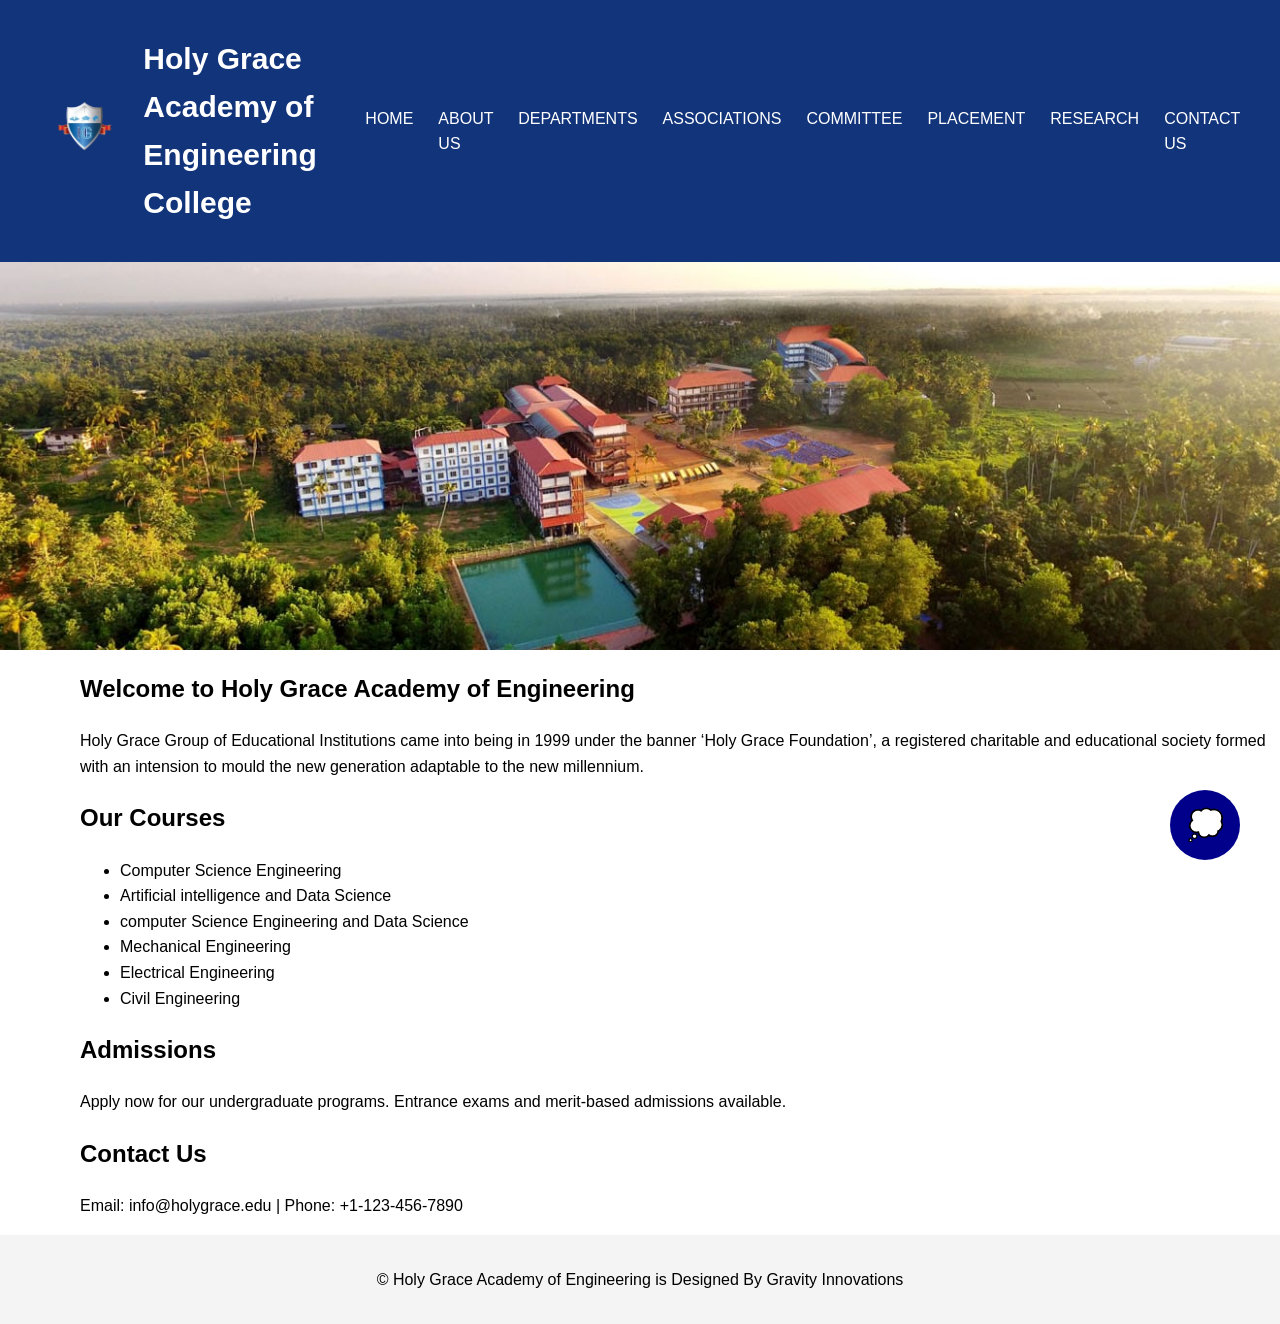
<file: holy-grace-website-main/index.html>
<!DOCTYPE html>
<html lang="en">
<head>
    <meta charset="UTF-8">
    <meta name="viewport" content="width=device-width, initial-scale=1.0">
    <title>Holy Grace Academy of Engineering College</title>
    <link rel="stylesheet" href="styles.css">
    <link rel="stylesheet" href="https://cdnjs.cloudflare.com/ajax/libs/font-awesome/6.4.0/css/all.min.css">
</head>

<body>
    <header class="main-header">
        <div class="logo-section">
           <img src="images/logo.png" alt="Holy Grace Academy Logo" class="logo ">
           <div class="college-name">
                <h1>Holy Grace Academy of Engineering College</h1>
           </div>
        </div>
        <nav class="navbar">
            <ul>
               <li><a href="#">HOME</a></li>
               <li><a href="#">ABOUT US</a></li>
               <li><a href="#">DEPARTMENTS</a></li>
               <li><a href="#">ASSOCIATIONS</a></li>
               <li><a href="#">COMMITTEE</a></li>
               <li><a href="#">PLACEMENT</a></li>
               <li><a href="#">RESEARCH</a></li>
               <li><a href="#">CONTACT US</a></li>
            </ul>
        </nav>
    </header>
    <div class="college-photo">
        <img src="images/college.jpeg" alt="Holy Grace Academy photo" class="college-photo ">
    </div>
    <section id="about">
        <h2>Welcome to Holy Grace Academy of Engineering</h2>
        <p>Holy Grace Group of Educational Institutions came into being in 1999 under the banner ‘Holy Grace Foundation’, a registered charitable and educational society formed with an intension to mould the new generation adaptable to the new millennium.</p>
    </section>

    <section id="courses">
        <h2>Our Courses</h2>
        <ul>
            <li>Computer Science Engineering</li>
            <li>Artificial intelligence and Data Science </li>
            <li>computer Science Engineering and Data Science</li>
            <li>Mechanical Engineering</li>
            <li>Electrical Engineering</li>
            <li>Civil Engineering</li>
        </ul>
    </section>

    <section id="admissions">
        <h2>Admissions</h2>
        <p>Apply now for our undergraduate programs. Entrance exams and merit-based admissions available.</p>
    </section>

    <section id="contact">
        <h2>Contact Us</h2>
        <p>Email: info@holygrace.edu | Phone: +1-123-456-7890</p>
    </section>

    <!-- Floating Chatbot Button at Bottom-Right -->
    <a href="chatbot.html" class="chat-icon-btn" style="text-decoration-line: none;">💭</a>

   

    </div>

    <!-- Input Area -->
    

</div>

    <footer>
        <p>&copy; Holy Grace Academy of Engineering is Designed By Gravity Innovations </p>
    </footer>

</body>
</html>
</file>
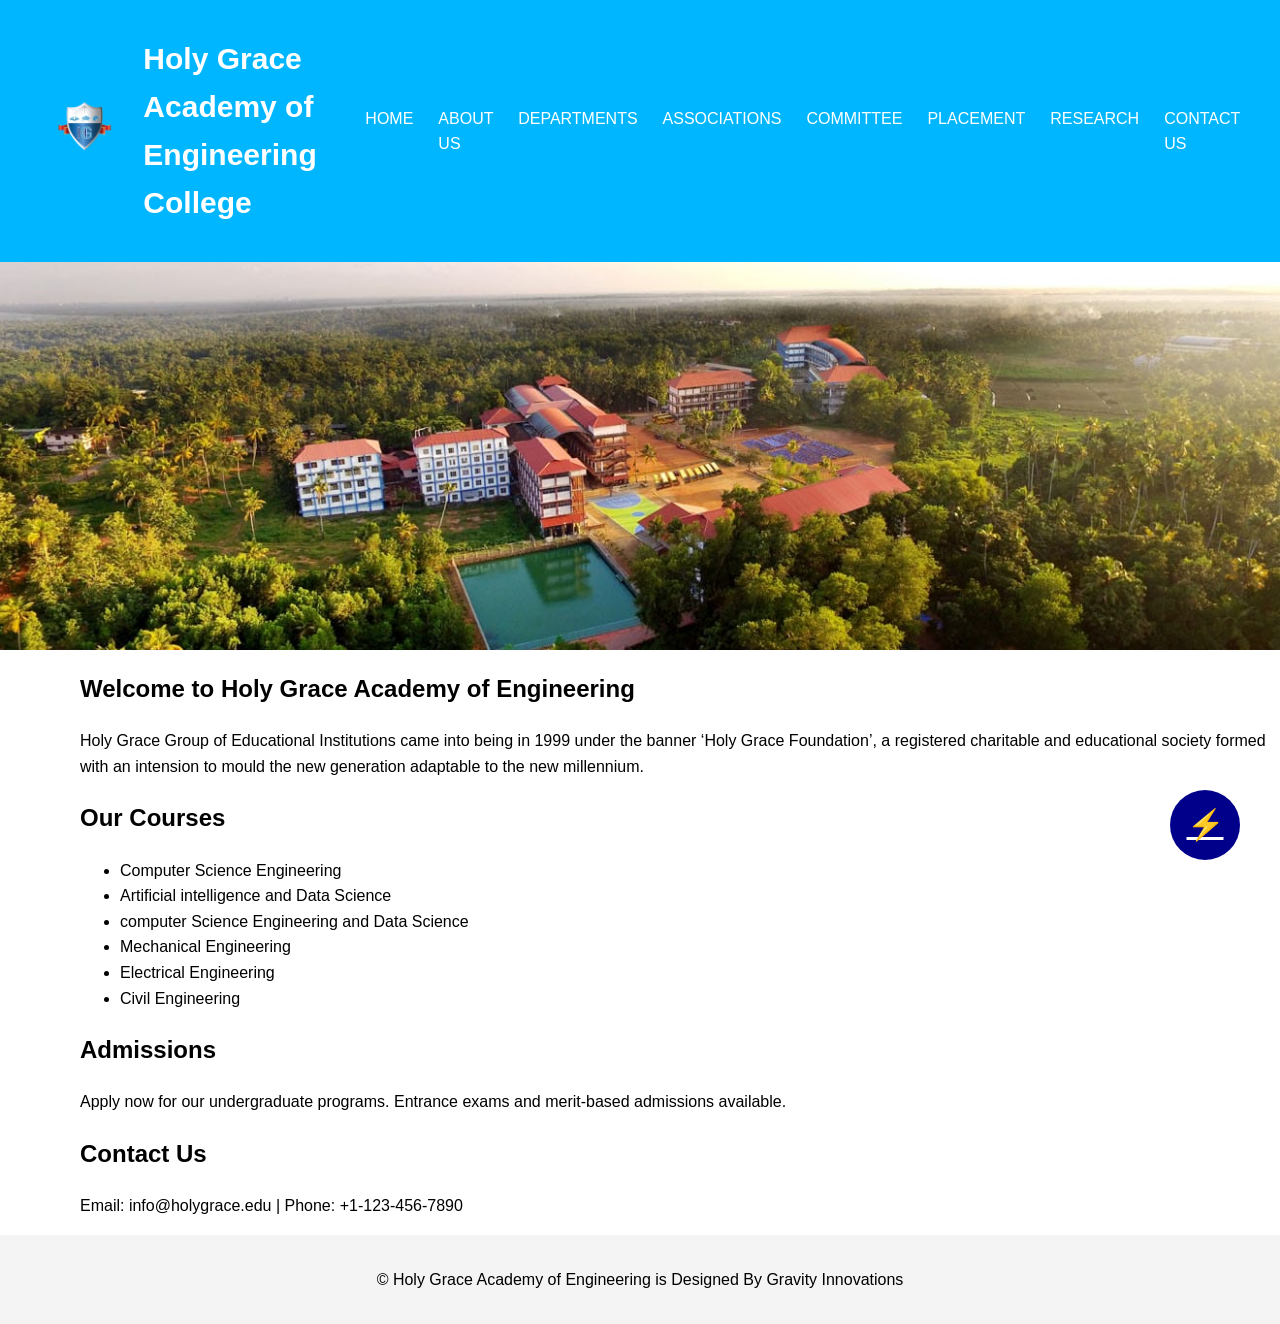
<file: holy-grace-website-main/holy grace website/index.html>
<!DOCTYPE html>
<html lang="en">
<head>
    <meta charset="UTF-8">
    <meta name="viewport" content="width=device-width, initial-scale=1.0">
    <title>Holy Grace Academy of Engineering College</title>
    <link rel="stylesheet" href="styles.css">
    <link rel="stylesheet" href="https://cdnjs.cloudflare.com/ajax/libs/font-awesome/6.4.0/css/all.min.css">
</head>

<body>
    <header class="main-header">
        <div class="logo-section">
           <img src="images/logo.png" alt="Holy Grace Academy Logo" class="logo ">
           <div class="college-name">
                <h1>Holy Grace Academy of Engineering College</h1>
           </div>
        </div>
        <nav class="navbar">
            <ul>
               <li><a href="#">HOME</a></li>
               <li><a href="#">ABOUT US</a></li>
               <li><a href="#">DEPARTMENTS</a></li>
               <li><a href="#">ASSOCIATIONS</a></li>
               <li><a href="#">COMMITTEE</a></li>
               <li><a href="#">PLACEMENT</a></li>
               <li><a href="#">RESEARCH</a></li>
               <li><a href="#">CONTACT US</a></li>
            </ul>
        </nav>
    </header>
    <div class="college-photo">
        <img src="images/college.jpeg" alt="Holy Grace Academy photo" class="college-photo ">
    </div>
    <section id="about">
        <h2>Welcome to Holy Grace Academy of Engineering</h2>
        <p>Holy Grace Group of Educational Institutions came into being in 1999 under the banner ‘Holy Grace Foundation’, a registered charitable and educational society formed with an intension to mould the new generation adaptable to the new millennium.</p>
    </section>

    <section id="courses">
        <h2>Our Courses</h2>
        <ul>
            <li>Computer Science Engineering</li>
            <li>Artificial intelligence and Data Science </li>
            <li>computer Science Engineering and Data Science</li>
            <li>Mechanical Engineering</li>
            <li>Electrical Engineering</li>
            <li>Civil Engineering</li>
        </ul>
    </section>

    <section id="admissions">
        <h2>Admissions</h2>
        <p>Apply now for our undergraduate programs. Entrance exams and merit-based admissions available.</p>
    </section>

    <section id="contact">
        <h2>Contact Us</h2>
        <p>Email: info@holygrace.edu | Phone: +1-123-456-7890</p>
    </section>

    <!-- Floating Chatbot Button at Bottom-Right -->
    <a href="chatbot.html" class="chat-icon-btn">⚡</a>

   

    </div>

    <!-- Input Area -->
    

</div>

    <footer>
        <p>&copy; Holy Grace Academy of Engineering is Designed By Gravity Innovations</p>
    </footer>

</body>
</html>
</file>
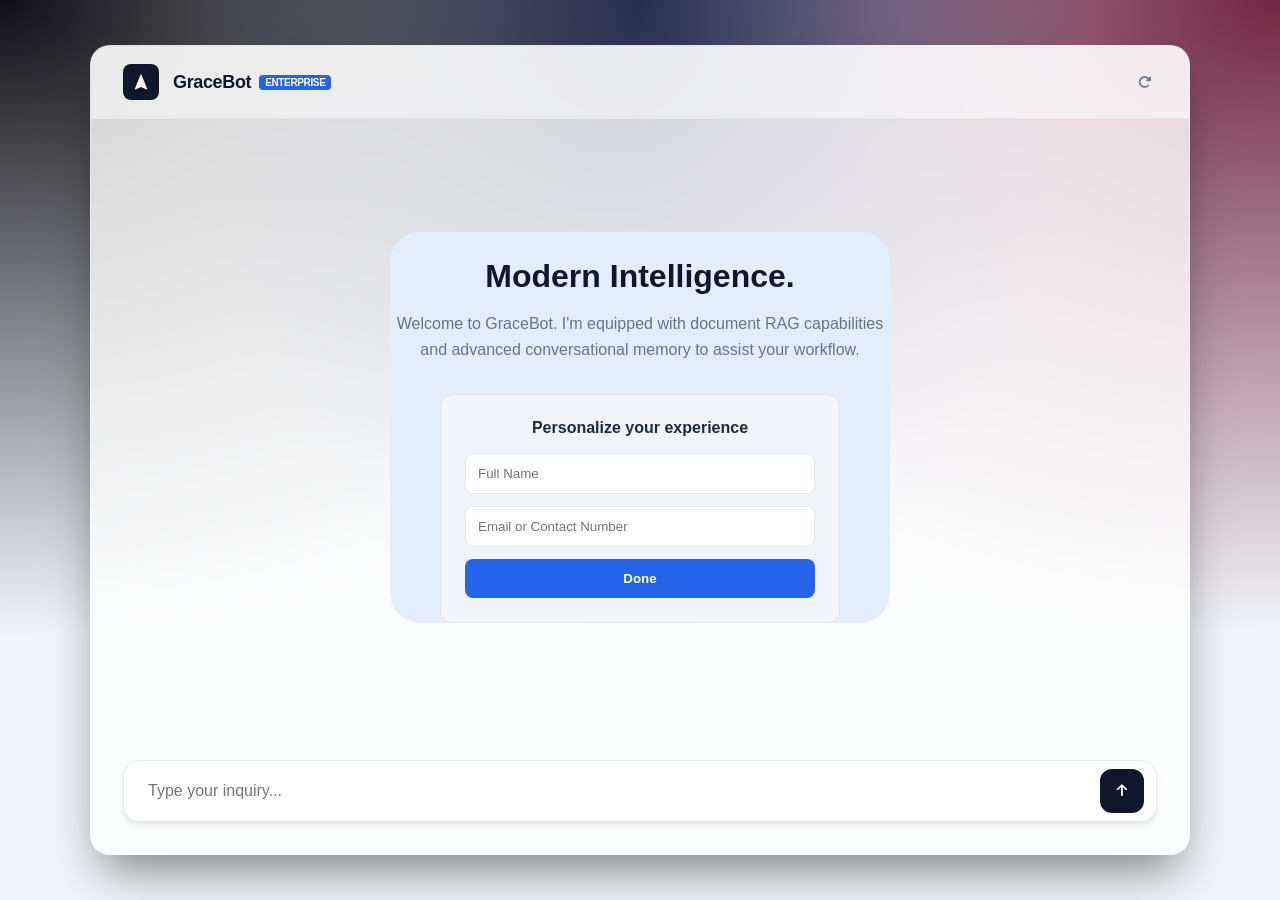
<file: frontapp.html>
<!DOCTYPE html>
<html lang="en">
<head>
    <meta charset="UTF-8">
    <meta name="viewport" content="width=device-width, initial-scale=1.0">
    <title>GraceBot | Advanced Assistant</title>
    <link rel="stylesheet" href="https://cdnjs.cloudflare.com/ajax/libs/font-awesome/6.4.0/css/all.min.css">
    <style>
        :root {
            --brand-primary: #2563eb;
            --brand-dark: #0f172a;
            --surface-50: #f8fafc;
            --surface-100: #f1f5f9;
            --surface-200: #e2e8f0;
            --text-main: #1e293b;
            --text-muted: #64748b;
            --white: #ffffff;
            --shadow-sm: 0 1px 2px 0 rgb(0 0 0 / 0.05);
            --shadow-md: 0 4px 6px -1px rgb(0 0 0 / 0.1);
        }

        * { box-sizing: border-box; outline: none; transition: all 0.2s ease-in-out; }

        body {
            font-family: 'Inter', -apple-system, BlinkMacSystemFont, "Segoe UI", Roboto, sans-serif;
            margin: 0;
            padding: 0;
            background-color: #f1f5f9;
            background-image: radial-gradient(at 0% 0%, hsla(253,16%,7%,1) 0, transparent 50%), 
                              radial-gradient(at 50% 0%, hsla(225,39%,30%,1) 0, transparent 50%), 
                              radial-gradient(at 100% 0%, hsla(339,49%,30%,1) 0, transparent 50%);
            height: 100vh;
            display: flex;
            justify-content: center;
            align-items: center;
            color: var(--text-main);
        }

        .app-shell {
            width: 100%;
            max-width: 1100px;
            height: 90vh;
            background: rgba(255, 255, 255, 0.8);
            backdrop-filter: blur(20px);
            -webkit-backdrop-filter: blur(20px);
            border: 1px solid rgba(255, 255, 255, 0.3);
            border-radius: 20px;
            display: flex;
            flex-direction: column;
            box-shadow: 0 25px 50px -12px rgba(0, 0, 0, 0.5);
            overflow: hidden;
            position: relative;
        }

        header {
            padding: 18px 32px;
            background: rgba(255, 255, 255, 0.5);
            border-bottom: 1px solid var(--surface-200);
            display: flex;
            justify-content: space-between;
            align-items: center;
            z-index: 10;
        }

        .brand { display: flex; align-items: center; gap: 14px; }
        .logo-container {
            width: 36px;
            height: 36px;
            background: var(--brand-dark);
            border-radius: 8px;
            display: flex;
            align-items: center;
            justify-content: center;
        }

        .brand h1 { margin: 0; font-size: 18px; font-weight: 700; letter-spacing: -0.02em; color: var(--brand-dark); }
        .badge { font-size: 10px; background: var(--brand-primary); color: white; padding: 2px 6px; border-radius: 4px; margin-left: 8px; vertical-align: middle; text-transform: uppercase; }

        .chat-container {
            flex-grow: 1;
            overflow-y: auto;
            padding: 40px 10%;
            display: flex;
            flex-direction: column;
            gap: 24px;
        }

        /* Hero / Welcome */
        .hero {
            text-align: center;
            max-width: 500px;
            margin: auto;
            border-radius: 30px;
            background-color: rgb(227, 238, 252);
            animation: fadeIn 0.6s ease-out;
        }
        .hero h2 { font-size: 32px; font-weight: 800; color: var(--brand-dark); margin-bottom: 12px; }
        .hero p { font-size: 16px; color: var(--text-muted); line-height: 1.6; }

        /* Messaging */
        .msg-group { display: flex; flex-direction: column; width: 100%; }
        .msg-group.user { align-items: flex-end; }
        .msg-group.bot { align-items: flex-start; }

        .bubble {
            padding: 14px 20px;
            border-radius: 16px;
            font-size: 15px;
            line-height: 1.6;
            max-width: 80%;
            box-shadow: var(--shadow-sm);
        }

        .user .bubble {
            background: var(--brand-dark);
            color: var(--white);
            border-bottom-right-radius: 2px;
        }

        .bot .bubble {
            background: var(--white);
            color: var(--text-main);
            border: 1px solid var(--surface-200);
            border-bottom-left-radius: 2px;
        }

        /* Input Deck */
        .input-deck {
            padding: 24px 32px 32px;
            background: transparent;
        }

        .composer {
            background: var(--white);
            border: 1px solid var(--surface-200);
            border-radius: 16px;
            padding: 8px 12px;
            display: flex;
            align-items: center;
            gap: 12px;
            box-shadow: var(--shadow-md);
        }

        .composer:focus-within {
            border-color: var(--brand-primary);
            box-shadow: 0 0 0 4px rgba(37, 99, 235, 0.1);
        }

        .composer input {
            flex-grow: 1;
            border: none;
            padding: 12px;
            font-size: 16px;
            color: var(--text-main);
            background: transparent;
        }

        .action-btn {
            background: var(--brand-dark);
            color: white;
            border: none;
            height: 44px;
            width: 44px;
            border-radius: 12px;
            cursor: pointer;
            display: flex;
            align-items: center;
            justify-content: center;
        }

        .action-btn:hover { background: var(--brand-primary); transform: translateY(-1px); }
        .action-btn:disabled { background: var(--surface-200); cursor: not-allowed; }

        /* Indicators */
        .typing { display: flex; gap: 4px; padding: 10px 0; }
        .dot { width: 5px; height: 5px; background: var(--brand-primary); border-radius: 50%; animation: pulse 1.5s infinite; }
        .dot:nth-child(2) { animation-delay: 0.2s; }
        .dot:nth-child(3) { animation-delay: 0.4s; }

        @keyframes pulse { 0%, 100% { opacity: 0.3; transform: scale(0.8); } 50% { opacity: 1; transform: scale(1.1); } }
        @keyframes fadeIn { from { opacity: 0; transform: translateY(10px); } to { opacity: 1; transform: translateY(0); } }

        .chat-container::-webkit-scrollbar { width: 5px; }
        .chat-container::-webkit-scrollbar-thumb { background: var(--surface-200); border-radius: 10px; }

        @media (max-width: 768px) {
            .app-shell { height: 100vh; border-radius: 0; border: none; }
            .chat-container { padding: 20px; }
        }
    </style>
</head>
<body>

<div class="app-shell">
    <header>
        <div class="brand">
            <div class="logo-container">
                <svg width="20" height="20" viewBox="0 0 24 24" fill="none" xmlns="http://www.w3.org/2000/svg">
                    <path d="M12 2L4.5 20.29L5.21 21L12 18L18.79 21L19.5 20.29L12 2Z" fill="white"/>
                </svg>
            </div>
            <h1>GraceBot<span class="badge">Enterprise</span></h1>
        </div>
        <div class="controls">
            <button id="reset-trigger" style="background:none; border:none; color:var(--text-muted); cursor:pointer;"><i class="fas fa-rotate-right"></i></button>
        </div>
    </header>

    <main class="chat-container" id="chat-viewport">
        <div class="hero" id="hero-section">
            <h2>Modern Intelligence.</h2>
            <p>Welcome to GraceBot. I'm equipped with document RAG capabilities and advanced conversational memory to assist your workflow.</p>
            <div id="user-info-container" style="margin-top: 2rem; background: var(--surface-100); padding: 1.5rem; border-radius: 12px; border: 1px solid var(--surface-200); max-width: 400px; margin-left: auto; margin-right: auto;">
                <h3 style="margin-top: 0; font-size: 1rem; color: var(--text-main);">Personalize your experience</h3>
                <div style="display: flex; flex-direction: column; gap: 0.75rem;">
                <input type="text" id="user-name" placeholder="Full Name" style="width: 100%; padding: 0.75rem; border-radius: 8px; border: 1px solid var(--surface-200); background: var(--white);">
                <input type="text" id="user-contact" placeholder="Email or Contact Number" style="width: 100%; padding: 0.75rem; border-radius: 8px; border: 1px solid var(--surface-200); background: var(--white);">
                <button type="button" id="info-done-btn" onclick="sendUserInfo()" style="width: 100%; padding: 0.75rem; border-radius: 8px; background: var(--brand-primary); color: white; border: none; cursor: pointer; font-weight: 600;">Done</button>
             </div>
            </div>
        </div>
    </main>

    <footer class="input-deck">
        <div class="composer">
            <input type="text" id="user-input" placeholder="Type your inquiry..." autocomplete="off">
            <button type="button" class="action-btn" id="send-trigger">
                <i class="fas fa-arrow-up"></i>
            </button>
        </div>
    </footer>
</div>

<script src="script.js"></script>
</body>
</html>
</file>
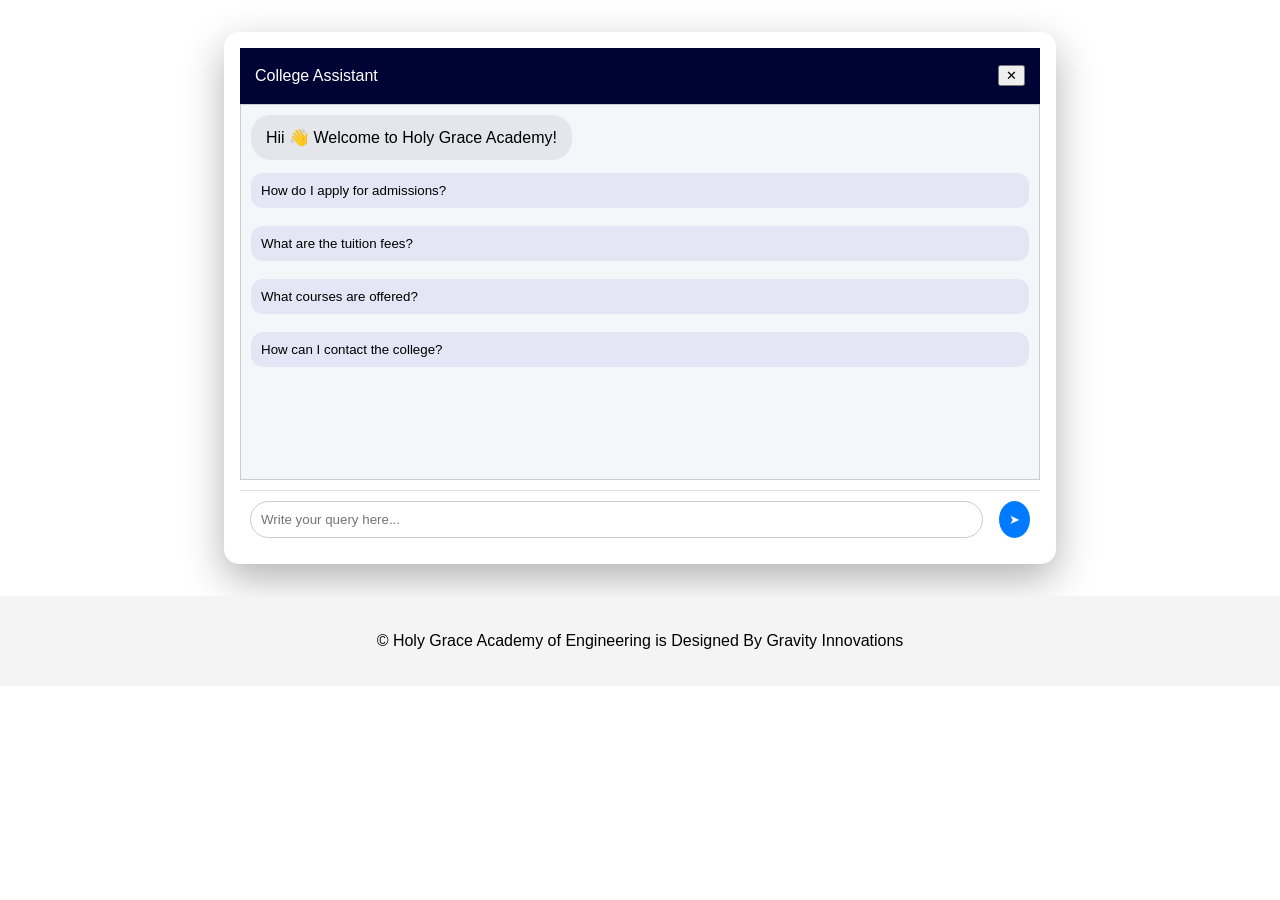
<file: holy-grace-website-main/holy grace website/chatbot.html>
<!DOCTYPE html>
<html lang="en">
<head>
    <meta charset="UTF-8">
    <meta name="viewport" content="width=device-width, initial-scale=1.0">
    <title>Chatbot - Holy Grace Academy</title>
    <link rel="stylesheet" href="styles.css">
</head>
<body>
    
   
   <div class="chat-container">

    <!-- Header -->
    <div class="chat-header">
       
           
        
        <span>College Assistant</span>
       
        <button onclick="window.location.href='index.html'">✕</button>
    </div>
    
        
        
        
    

    <!-- Chat Messages -->
    <div id="chat-log" class="chat-body">

        <!-- Default Welcome Message -->
        <div class="message bot">
            Hii 👋 Welcome to Holy Grace Academy!
        </div>

        <!-- FAQ Suggestions Inside Chat -->
        <div class="faq-suggestions">
            <button class="faq-btn" data-question="admissions">
                How do I apply for admissions?
            </button>

            <button class="faq-btn" data-question="fees">
                What are the tuition fees?
            </button>

            <button class="faq-btn" data-question="courses">
                What courses are offered?
            </button>

            <button class="faq-btn" data-question="contact">
                How can I contact the college?
            </button>
        </div>

    </div>

    <!-- Input Area -->
    <div class="chat-input-area">
        <input type="text" id="user-input" placeholder="Write your query here...">
        <button id="send-btn">➤</button>
    </div>

</div>

</div>
    <footer>
        <p>&copy; Holy Grace Academy of Engineering is Designed By Gravity Innovations</p>
    </footer>

    <script src="script.js"></script>
</body>
</html>
</file>
<file: holy-grace-website-main/styles.css>
body {
    font-family: Arial, sans-serif;
    margin: 0;
    padding: 0;
    line-height: 1.6;
}

.main-header {
    display: flex;
    justify-content: space-between;
    align-items: center;
    padding: 15px 40px;
    background: rgb(18, 52, 122);
}

/* Left side (Logo + Name) */
.logo-section {
    display: flex;
    align-items: center;
    gap: 10px;
}

.logo {
    height: 50px;
    width: auto;
}

.college-name  {
    margin: 0;
    font-size: 15px;
    color: white;
}

.college-photo {
    width: 100%;
    height: auto;
    display: block;
}

/* Right side menu */
.navbar ul {
    list-style: none;
    display: flex;
    gap: 25px;
    margin: 0;
    padding: 0;
    color: white;
}

.navbar a {
    text-decoration: none;
    color: white;
    font-weight: 500;
}
.chatbot-button {
    position: fixed;
    bottom: 20px;
    right: 20px;
    background-color: #000435;
    color: white;
    padding: 15px;
    border-radius: 50%;
    text-decoration: none;
    font-size: 18px;
    box-shadow: 0 4px 8px rgba(0,0,0,0.3);
}

.chatbot-button:hover {
    background-color: #0056b3;
}



.faq-section, .chat-section {
    margin-bottom: 2rem;
}

.faq-btn {
    display: block;
    width: 100%;
    padding: 10px;
    margin: 5px 0;
    background-color: #f0f0f0;
    border: none;
    cursor: pointer;
}

.faq-btn:hover {
    background-color: #ddd;
}

#chat-log {
    border: 1px solid #ccc;
    height: 200px;
    overflow-y: scroll;
    padding: 10px;
    margin-bottom: 10px;
}

#user-input {
    width: 80%;
    padding: 10px;
}

#send-btn {
    padding: 10px;
    background-color: #007bff;
    color: white;
    border: none;
    cursor: pointer;
}

#send-btn:hover {
    background-color: #0056b3;
}

footer {
    text-align: center;
    padding: 1rem;
    background-color: #f4f4f4;
}
#chat-log {
    display: flex;
    flex-direction: column;
    gap: 8px;
}

.message {
    padding: 10px 15px;
    border-radius: 20px;
    max-width: 70%;
}

.user {
    align-self: flex-end;
    background-color: #007bff;
    color: white;
}

.bot {
    align-self: flex-start;
    background-color: #e4e6eb;
    color: black;
}
.logo {
    height: 150px;
    width: auto;
}
/* ===== MODERN CHAT CARD STYLE ===== */


/* Header */
.chat-header {
    background: #000435;
    color: white;
    padding: 15px;
    display: flex;
    justify-content: space-between;
    align-items: center;
}

/* Chat Body */
.chat-body {
    flex: 1;
    padding: 15px;
    overflow-y: auto;
    background: #f5f6fa;
    display: flex;
    flex-direction: column;
    gap: 10px;
}

/* Message bubbles */
.message {
    padding: 10px 15px;
    border-radius: 20px;
    max-width: 75%;
}

.user {
    align-self: flex-end;
    background: #000435;
    color: white;
}

.bot {
    align-self: flex-start;
    background: #e4e6eb;
}

/* FAQ inside chat */
.faq-suggestions {
    display: flex;
    flex-direction: column;
    gap: 8px;
}

.faq-btn {
    background: #e4e6f5;
    border: none;
    padding: 10px;
    border-radius: 12px;
    cursor: pointer;
    text-align: left;
}

.faq-btn:hover {
    background: #d6d9f5;
}

/* Input */
.chat-input-area {
    display: flex;
    align-items: center;
    padding: 15px;
    background: #fff;
    border-top: 1px solid #eee;
    gap: 10px; /* Space between input and button */
}
#user-input {
    flex: 1;
    padding: 12px 15px;
    border: 1px solid #ddd;
    border-radius: 25px; /* Rounded input look */
    outline: none;
    font-size: 14px;
}

.send-btn {
    width: 42px;
    height: 42px;
    border-radius: 50%;
    border: none;
    display: flex;
    align-items: center;
    justify-content: center;
    cursor: pointer;
    transition: all 0.2s ease;
    background-color: #2196F3;
    color: white;
    flex-shrink: 0; /* Keeps button from shrinking on small screens */
}

/* Logic for the 'disabled' look */
.send-btn:disabled {
    background-color: #f0f0f0;
    color: #bcbcbc;
    cursor: not-allowed;
}

.send-btn svg {
    width: 20px;
    height: 20px;
}

.chat-input-area input {
    flex: 1;
    padding: 10px;
    border-radius: 25px;
    border: 1px solid #ccc;
}

.chat-input-area button {
    background: #000435;
    color: white;
    border: none;
    margin-left: 8px;
    padding: 10px 15px;
    border-radius: 50%;
}
.chat-message {
    display: flex;
    align-items: flex-end;
    gap: 8px;
}

.avatar {
    width: 35px;
    height: 35px;
    border-radius: 50%;
    object-fit: cover;
}
section{
    padding-left: 80px;
}


/* Round Icon Bubble */
.chat-icon-btn {
    position: fixed;
    bottom: 40px;
    right: 40px;
    width: 70px;
    height: 70px;
    background: darkblue;   /* red for testing */
    color: white;
    font-size: 30px;
    display: flex;
    align-items: center;
    justify-content: center;
    border-radius: 50%;
    z-index: 9999;
}
.chat-icon-btn:hover {
    transform: scale(1.1);
}
#chatbot-section {
    position: fixed;
    bottom: 90px;
    right: 20px;
    width: 320px;
    background: white;
    border-radius: 15px;
    box-shadow: 0 10px 30px rgba(0,0,0,0.3);
    padding: 15px;
    z-index: 1000;
}
.chat-input-area {
    display: flex;
    padding: 10px;
    gap: 8px;
}

.chat-input-area input {
    flex: 1;
    padding: 8px;
}
.chat-container{
width:100%;
height:100vh;
position:fixed;
top:0;
left:0;
background:white;
display:flex;
flex-direction:column;
}

/* HEADER */

.chat-header{
padding:12px 15px;
display:flex;
justify-content:space-between;
align-items:left;
background:linear-gradient(135deg,#2d7df6,#42c3ff);
color:white;
position: relative;
text-align:left;
}
.header-left{
display:flex;
align-items:center;
gap:10px;
}

.header-avatar{
width:40px;
height:40px;
border-radius:50%;
}

.status{
font-size:12px;
opacity:0.8;
}

.close-btn{
background:none;
border:none;
color:white;
font-size:18px;
cursor:pointer;
}

/* CHAT BODY */

.chat-body{
flex:1;
overflow-y:auto;
padding:15px;
background:#f5f7fb;
}

/* MESSAGE */

.message{
max-width:70%;
padding:10px 14px;
border-radius:18px;
margin-bottom:10px;
font-size:14px;
}

.bot{
background:white;
}

.user{
background:#2d7df6;
color:white;
margin-left:auto;
}

/* QUICK BUTTONS */

.quick-buttons{
display:flex;
flex-wrap:wrap;
gap:8px;
margin-top:10px;
}

.quick-buttons button{
border:1px solid #2d7df6;
background:white;
color:#2d7df6;
padding:6px 12px;
border-radius:20px;
cursor:pointer;
font-size:13px;
}

.quick-buttons button:hover{
background:#2d7df6;
color:white;
}

/* INPUT */

.chat-input-area{
display:flex;
padding:10px;
border-top:1px solid #eee;
}

.chat-input-area input{
flex:1;
border:none;
outline:none;
padding:8px;
font-size:14px;
}

.chat-input-area button{
background:#2d7df6;
color:white;
border:none;
width:40px;
height:40px;
border-radius:50%;
cursor:pointer;
}





.rating-wrapper{
margin-left:50px;
margin-top:4px;
margin-bottom:10px;
font-size:13px;
color:#555;
}

.rating-btn{
cursor:pointer;
margin-left:8px;
font-size:16px;
}

.rating-btn:hover{
transform:scale(1.2);
}
.message {
  position: relative;
  padding-bottom: 16px; /* space for time */
}

.message-time {
  position: absolute;
  bottom: 4px;
  right: 8px;
  font-size: 9px;
  color: #aaa;
}
.header-logo {
  width: 100;
  height: 100px;
  object-fit: contain; /* keeps logo shape */
  border-radius: 8px;
}
.header-center {
  display: flex;
  align-items: center;
  gap: 10px;
}
.header-center h4 {
  margin: 0;
}
.header-center div {
  display: flex;
  flex-direction: column;
  align-items: left; /* center text */
}
.message-actions {
  margin-left: 0px;
  margin-top: 0px;
}

.copy-btn {
  background: none;
  border: none;
  color: #555;
  font-size: 12px;
  cursor: pointer;
  padding:0;
}

.copy-btn:hover {
  color: #000;
}
</file>
<file: holy-grace-website-main/holy grace website/styles.css>
body {
    font-family: Arial, sans-serif;
    margin: 0;
    padding: 0;
    line-height: 1.6;
}

.main-header {
    display: flex;
    justify-content: space-between;
    align-items: center;
    padding: 15px 40px;
    background: rgb(0, 183, 255);
}

/* Left side (Logo + Name) */
.logo-section {
    display: flex;
    align-items: center;
    gap: 10px;
}

.logo {
    height: 50px;
    width: auto;
}

.college-name  {
    margin: 0;
    font-size: 15px;
    color: white;
}

.college-photo {
    width: 100%;
    height: auto;
    display: block;
}

/* Right side menu */
.navbar ul {
    list-style: none;
    display: flex;
    gap: 25px;
    margin: 0;
    padding: 0;
    color: white;
}

.navbar a {
    text-decoration: none;
    color: white;
    font-weight: 500;
}
.chatbot-button {
    position: fixed;
    bottom: 20px;
    right: 20px;
    background-color: #000435;
    color: white;
    padding: 15px;
    border-radius: 50%;
    text-decoration: none;
    font-size: 18px;
    box-shadow: 0 4px 8px rgba(0,0,0,0.3);
}

.chatbot-button:hover {
    background-color: #0056b3;
}

.chat-container {
    max-width: 800px;
    margin: 2rem auto;
    padding: 1rem;
}

.faq-section, .chat-section {
    margin-bottom: 2rem;
}

.faq-btn {
    display: block;
    width: 100%;
    padding: 10px;
    margin: 5px 0;
    background-color: #f0f0f0;
    border: none;
    cursor: pointer;
}

.faq-btn:hover {
    background-color: #ddd;
}

#chat-log {
    border: 1px solid #ccc;
    height: 200px;
    overflow-y: scroll;
    padding: 10px;
    margin-bottom: 10px;
}

#user-input {
    width: 80%;
    padding: 10px;
}

#send-btn {
    padding: 10px;
    background-color: #007bff;
    color: white;
    border: none;
    cursor: pointer;
}

#send-btn:hover {
    background-color: #0056b3;
}

footer {
    text-align: center;
    padding: 1rem;
    background-color: #f4f4f4;
}
#chat-log {
    display: flex;
    flex-direction: column;
    gap: 8px;
}

.message {
    padding: 10px 15px;
    border-radius: 20px;
    max-width: 70%;
}

.user {
    align-self: flex-end;
    background-color: #007bff;
    color: white;
}

.bot {
    align-self: flex-start;
    background-color: #e4e6eb;
    color: black;
}
.logo {
    height: 150px;
    width: auto;
}
/* ===== MODERN CHAT CARD STYLE ===== */

.chat-container {
    position: center;
    bottom: 100px;
    width: 1000px;
    height: 500px;
    background: white;
    border-radius: 15px;
    box-shadow: 0 15px 40px rgba(0,0,0,0.3);
    display: flex;
    flex-direction: column;
    z-index: 9999;
}
/* Header */
.chat-header {
    background: #000435;
    color: white;
    padding: 15px;
    display: flex;
    justify-content: space-between;
    align-items: center;
}

/* Chat Body */
.chat-body {
    flex: 1;
    padding: 15px;
    overflow-y: auto;
    background: #f5f6fa;
    display: flex;
    flex-direction: column;
    gap: 10px;
}

/* Message bubbles */
.message {
    padding: 10px 15px;
    border-radius: 20px;
    max-width: 75%;
}

.user {
    align-self: flex-end;
    background: #000435;
    color: white;
}

.bot {
    align-self: flex-start;
    background: #e4e6eb;
}

/* FAQ inside chat */
.faq-suggestions {
    display: flex;
    flex-direction: column;
    gap: 8px;
}

.faq-btn {
    background: #e4e6f5;
    border: none;
    padding: 10px;
    border-radius: 12px;
    cursor: pointer;
    text-align: left;
}

.faq-btn:hover {
    background: #d6d9f5;
}

/* Input */
.chat-input-area {
    display: flex;
    padding: 10px;
    border-top: 1px solid #ddd;
    background: white;
}

.chat-input-area input {
    flex: 1;
    padding: 10px;
    border-radius: 25px;
    border: 1px solid #ccc;
}

.chat-input-area button {
    background: #000435;
    color: white;
    border: none;
    margin-left: 8px;
    padding: 10px 15px;
    border-radius: 50%;
}
.chat-message {
    display: flex;
    align-items: flex-end;
    gap: 8px;
}

.avatar {
    width: 35px;
    height: 35px;
    border-radius: 50%;
    object-fit: cover;
}
section{
    padding-left: 80px;
}


/* Round Icon Bubble */
.chat-icon-btn {
    position: fixed;
    bottom: 40px;
    right: 40px;
    width: 70px;
    height: 70px;
    background: darkblue;   /* red for testing */
    color: white;
    font-size: 30px;
    display: flex;
    align-items: center;
    justify-content: center;
    border-radius: 50%;
    z-index: 9999;
}
.chat-icon-btn:hover {
    transform: scale(1.1);
}
#chatbot-section {
    position: fixed;
    bottom: 90px;
    right: 20px;
    width: 320px;
    background: white;
    border-radius: 15px;
    box-shadow: 0 10px 30px rgba(0,0,0,0.3);
    padding: 15px;
    z-index: 1000;
}
.chat-input-area {
    display: flex;
    padding: 10px;
    gap: 8px;
}

.chat-input-area input {
    flex: 1;
    padding: 8px;
}
</file>
